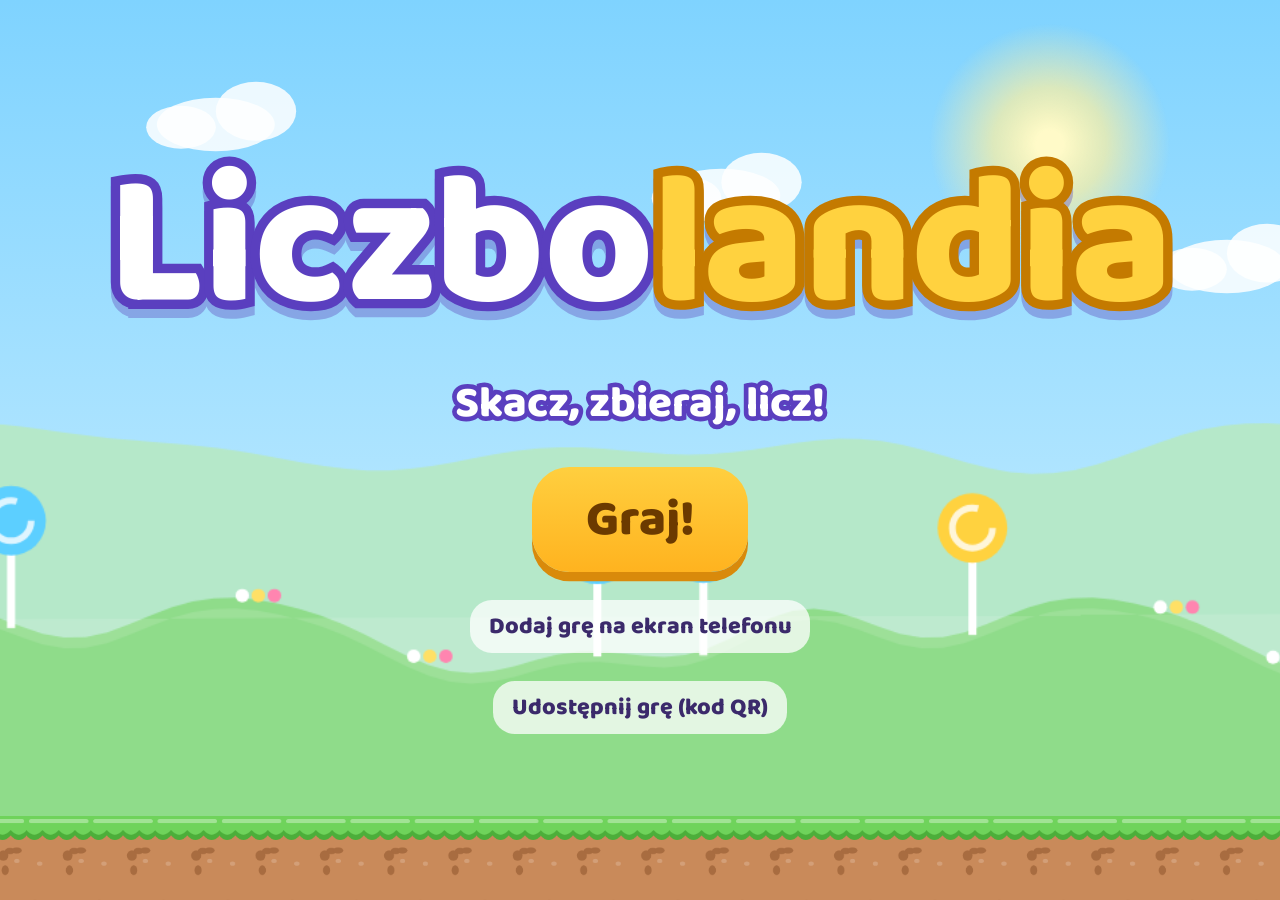
<file: index.html>
<!DOCTYPE html>
<html lang="pl">
<head>
  <meta charset="utf-8">
  <!-- viewport-fit=cover + no user scaling: behaves like a native app, no accidental pinch-zoom mid-jump -->
  <meta name="viewport" content="width=device-width, initial-scale=1, maximum-scale=1, user-scalable=no, viewport-fit=cover">
  <title>Liczbolandia</title>
  <meta name="description" content="Kolorowa platformówka z matematyką dla dzieci.">
  <meta name="theme-color" content="#7a5ce6">
  <meta name="mobile-web-app-capable" content="yes">
  <meta name="apple-mobile-web-app-capable" content="yes">
  <meta name="apple-mobile-web-app-status-bar-style" content="black-translucent">
  <link rel="manifest" href="manifest.webmanifest">
  <link rel="icon" href="icons/icon-192.png">
  <link rel="apple-touch-icon" href="icons/icon-192.png">
  <link rel="stylesheet" href="css/style.css">
</head>
<body>
  <canvas id="game"></canvas>

  <!-- in-game overlay: pause button + touch controls (shown only on touch devices via CSS) -->
  <div id="hud" class="hidden">
    <button id="btn-pause" aria-label="Pauza"><span></span><span></span></button>
    <div id="controls">
      <div id="btn-left" class="ctl" aria-label="W lewo"><svg viewBox="0 0 40 40"><path d="M26 8 L12 20 L26 32" /></svg></div>
      <div id="btn-right" class="ctl" aria-label="W prawo"><svg viewBox="0 0 40 40"><path d="M14 8 L28 20 L14 32" /></svg></div>
      <div id="btn-jump" class="ctl" aria-label="Skok"><svg viewBox="0 0 40 40"><path d="M8 26 L20 12 L32 26" /></svg><b>Skok</b></div>
    </div>
  </div>

  <div id="ui" class="hidden"></div>

  <div id="rotate">
    <div class="phone"></div>
    <p>Obróć telefon poziomo</p>
  </div>

  <div id="loading"><div class="logo small"><span>Liczbo</span><span class="l2">landia</span></div></div>

  <script src="js/util.js"></script>
  <script src="js/data.js"></script>
  <script src="js/mathgen.js"></script>
  <script src="js/save.js"></script>
  <script src="js/audio.js"></script>
  <script src="js/art.js"></script>
  <script src="js/levelgen.js"></script>
  <script src="js/extras.js"></script>
  <script src="js/fun.js"></script>
  <script src="js/pets.js"></script>
  <script src="js/farm.js"></script>
  <script src="js/sky.js"></script>
  <script src="js/rides.js"></script>
  <script src="js/fishing.js"></script>
  <script src="js/treasure.js"></script>
  <script src="js/book.js"></script>
  <script src="js/kitchen.js"></script>
  <script src="js/traders.js"></script>
  <script src="js/gear.js"></script>
  <script src="js/nature.js"></script>
  <script src="js/giants.js"></script>
  <script src="js/bosses.js"></script>
  <script src="js/temples.js"></script>
  <script src="js/build.js"></script>
  <script src="js/stable.js"></script>
  <script src="js/story.js"></script>
  <script src="js/seasons.js"></script>
  <script src="js/villages.js"></script>
  <script src="js/weekly.js"></script>
  <script src="js/tower.js"></script>
  <script src="js/quests.js"></script>
  <script src="js/arcade.js"></script>
  <script src="js/home.js"></script>
  <script src="js/world.js"></script>
  <script src="js/game.js"></script>
  <script src="js/input.js"></script>
  <script src="js/ui.js"></script>
  <script src="js/editor.js"></script>
  <script src="js/main.js"></script>
</body>
</html>
</file>
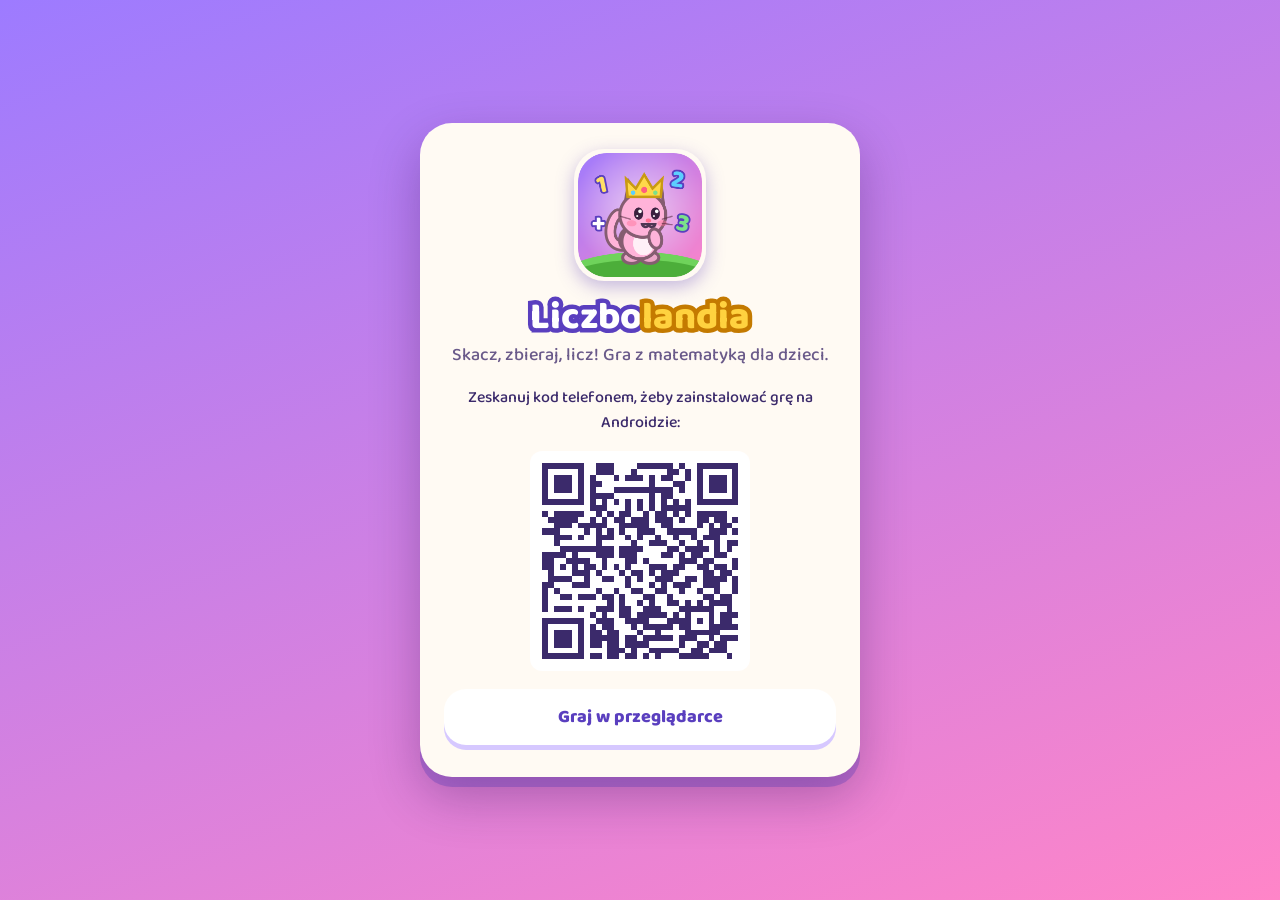
<file: install.html>
<!DOCTYPE html>
<html lang="pl">
<head>
  <meta charset="utf-8">
  <meta name="viewport" content="width=device-width, initial-scale=1, viewport-fit=cover">
  <title>Zainstaluj Liczbolandię</title>
  <meta name="theme-color" content="#7a5ce6">
  <!-- Same manifest + service worker as the game: this page is inside the app's
       scope, so Chrome can offer "install" right here, and the installed icon
       opens the game (start_url "./"), not this page. -->
  <link rel="manifest" href="manifest.webmanifest">
  <link rel="icon" href="icons/icon-192.png">
  <link rel="apple-touch-icon" href="icons/icon-192.png">
  <style>
    @font-face { font-family: 'Baloo 2'; font-weight: 800; src: url(fonts/baloo-2-latin-ext-800-normal.woff2) format('woff2'); unicode-range: U+0100-02AF; }
    @font-face { font-family: 'Baloo 2'; font-weight: 800; src: url(fonts/baloo-2-latin-800-normal.woff2) format('woff2'); unicode-range: U+0000-00FF, U+2000-206F; }
    @font-face { font-family: 'Baloo 2'; font-weight: 500; src: url(fonts/baloo-2-latin-ext-500-normal.woff2) format('woff2'); unicode-range: U+0100-02AF; }
    @font-face { font-family: 'Baloo 2'; font-weight: 500; src: url(fonts/baloo-2-latin-500-normal.woff2) format('woff2'); unicode-range: U+0000-00FF, U+2000-206F; }
    * { box-sizing: border-box; }
    body { margin: 0; min-height: 100vh; font-family: 'Baloo 2', system-ui, sans-serif; color: #3b2a6b; background: linear-gradient(160deg, #9d7bff, #ff85c8); display: flex; align-items: center; justify-content: center; padding: 20px; }
    .card { background: #fffaf3; border-radius: 32px; padding: 26px 24px 22px; max-width: 440px; width: 100%; text-align: center; box-shadow: 0 10px 0 rgba(90,60,180,.35), 0 20px 50px rgba(40,10,80,.3); }
    .icon { width: 132px; height: 132px; border-radius: 30px; box-shadow: 0 6px 18px rgba(90,60,180,.35); }
    h1 { margin: 10px 0 0; font-size: 38px; line-height: 1; font-weight: 800; color: #fff; -webkit-text-stroke: 9px #5a3fbf; paint-order: stroke fill; }
    h1 span { color: #ffd23f; -webkit-text-stroke-color: #c47a00; }
    .tag { margin: 4px 0 16px; font-weight: 500; color: #6a5a8a; font-size: 18px; }
    .btn { display: block; width: 100%; font-family: inherit; font-weight: 800; font-size: 26px; border: none; border-radius: 22px; padding: 14px 18px; cursor: pointer; text-decoration: none; margin: 10px 0; }
    .primary { background: linear-gradient(#ffcf3f, #ffb31f); color: #6b3a00; box-shadow: 0 7px 0 #d98a0b; animation: pulse 1.6s ease-in-out infinite; }
    .primary:active { transform: translateY(5px); box-shadow: 0 2px 0 #d98a0b; }
    .second { background: #fff; color: #5a3fbf; font-size: 18px; box-shadow: 0 5px 0 #d6c8ff; }
    @keyframes pulse { 50% { transform: scale(1.04); } }
    .steps { text-align: left; background: #f3eeff; border-radius: 18px; padding: 12px 16px; margin: 10px 0; font-size: 17px; line-height: 1.35; }
    .steps ol { margin: 4px 0 0; padding-left: 22px; }
    .steps b { color: #5a3fbf; }
    .ok { font-size: 22px; font-weight: 800; color: #2f9a4c; margin: 6px 0; }
    .muted { font-size: 14px; color: #8a7aa8; margin-top: 12px; }
    .qr { width: 220px; height: 220px; image-rendering: pixelated; border-radius: 12px; }
    [hidden] { display: none !important; }
  </style>
</head>
<body>
  <main class="card">
    <img class="icon" src="icons/icon-512.png" alt="">
    <h1>Liczbo<span>landia</span></h1>
    <p class="tag">Skacz, zbieraj, licz! Gra z matematyką dla dzieci.</p>

    <!-- 1) Chrome is ready to install: one big button -->
    <section id="s-ready" hidden>
      <button id="install" class="btn primary">Zainstaluj grę</button>
      <p class="muted">Pojawi się pytanie telefonu - wybierz „Zainstaluj”. Ikonka gry trafi na ekran główny.</p>
    </section>

    <!-- 2) Installed (just now, or earlier) -->
    <section id="s-done" hidden>
      <p class="ok">Gotowe! Gra jest na ekranie telefonu.</p>
      <p>Szukaj ikonki <b>Liczbolandia</b> na ekranie głównym albo w liście aplikacji.</p>
      <a class="btn primary" href="./">Zagraj teraz</a>
    </section>

    <!-- 3) Opened in a browser that can't install (camera app preview, Facebook, Firefox...) -->
    <section id="s-chrome" hidden>
      <p>Żeby zainstalować grę, otwórz tę stronę w <b>Chrome</b>:</p>
      <a id="open-chrome" class="btn primary" href="#">Otwórz w Chrome</a>
    </section>

    <!-- 4) Chrome didn't offer the prompt (yet): manual steps -->
    <section id="s-manual" hidden>
      <div class="steps">
        <b>Instalacja w 2 krokach:</b>
        <ol>
          <li>Dotknij <b>⋮</b> (trzy kropki) w prawym górnym rogu.</li>
          <li>Wybierz <b>„Zainstaluj aplikację”</b> albo <b>„Dodaj do ekranu głównego”</b>.</li>
        </ol>
      </div>
    </section>

    <!-- 5) iPhone / iPad -->
    <section id="s-ios" hidden>
      <div class="steps">
        <b>Na iPhonie / iPadzie (Safari):</b>
        <ol>
          <li>Dotknij <b>Udostępnij</b> (kwadrat ze strzałką).</li>
          <li>Wybierz <b>„Do ekranu początkowego”</b>.</li>
        </ol>
      </div>
    </section>

    <!-- 6) Computer: show the QR to scan with a phone -->
    <section id="s-desktop" hidden>
      <p>Zeskanuj kod telefonem, żeby zainstalować grę na Androidzie:</p>
      <img class="qr" src="qr.png" alt="Kod QR do instalacji gry">
    </section>

    <a class="btn second" href="./">Graj w przeglądarce</a>
  </main>

  <script>
  /*
   * Picks the right path for whoever scanned the QR code:
   *  - already installed app / standalone window -> straight to the "done" state
   *  - Chrome fired beforeinstallprompt          -> one big "Zainstaluj" button
   *  - Android but not a browser that can install -> "Otwórz w Chrome" (intent link)
   *  - Chrome but no prompt after a moment        -> 2-step manual instructions
   *  - iPhone / computer                          -> matching instructions / QR
   * Android always asks the user to confirm an install; a web page cannot
   * skip that, so the goal here is: one tap + that one confirmation.
   */
  (function () {
    const $ = id => document.getElementById(id);
    const show = id => { ['s-ready', 's-done', 's-chrome', 's-manual', 's-ios', 's-desktop'].forEach(s => $(s).hidden = s !== id); };
    const ua = navigator.userAgent;
    const android = /Android/i.test(ua), ios = /iPhone|iPad|iPod/i.test(ua);
    // In-app browsers and webviews (QR/camera previews, Facebook, Instagram...) cannot install apps.
    const webview = /; wv\)|FBAN|FBAV|Instagram|Line\/|MicroMessenger|GSA\//i.test(ua);
    const chromeLike = /Chrome\/\d+/.test(ua) && !/Edg\/|OPR\/|SamsungBrowser|Firefox/i.test(ua) && !webview;
    const samsung = /SamsungBrowser/i.test(ua);
    const standalone = matchMedia('(display-mode: standalone)').matches || matchMedia('(display-mode: fullscreen)').matches;

    if ('serviceWorker' in navigator) navigator.serviceWorker.register('sw.js').catch(() => {});

    // "Open in Chrome" for Android: an intent link hands this exact URL to Chrome.
    const here = location.href.replace(/^https?:\/\//, '');
    $('open-chrome').href = 'intent://' + here + '#Intent;scheme=https;package=com.android.chrome;S.browser_fallback_url=' + encodeURIComponent(location.href) + ';end';

    let deferred = null, decided = false;
    window.addEventListener('beforeinstallprompt', e => {
      e.preventDefault(); deferred = e; decided = true; show('s-ready');
    });
    window.addEventListener('appinstalled', () => { decided = true; show('s-done'); });
    $('install').addEventListener('click', async () => {
      if (!deferred) { show('s-manual'); return; }
      deferred.prompt();
      const choice = await deferred.userChoice;
      deferred = null;
      if (choice.outcome === 'accepted') show('s-done'); else show('s-manual');
    });

    if (standalone) { show('s-done'); return; }
    if (ios) { show('s-ios'); return; }
    if (!android) { show('s-desktop'); /* desktop Chrome may still fire the prompt and switch to the button */ return; }
    if (webview || (!chromeLike && !samsung)) { show('s-chrome'); return; }

    // Chrome / Samsung Internet on Android: wait briefly for the install prompt.
    // If it doesn't come, the game may already be installed - ask Chrome.
    setTimeout(async () => {
      if (decided) return;
      try {
        const apps = navigator.getInstalledRelatedApps ? await navigator.getInstalledRelatedApps() : [];
        if (apps && apps.length) { show('s-done'); return; }
      } catch (e) { /* not supported - fall through */ }
      // Samsung Internet's menu differs from Chrome's - send those users to Chrome instead
      if (!decided) show(samsung ? 's-chrome' : 's-manual');
    }, 2500);
  })();
  </script>
</body>
</html>
</file>
<file: css/style.css>
/*
 * style.css - menus, buttons, touch controls.
 *
 * Designed for a phone held sideways (often only ~360-420px tall), so sizes
 * use clamp() with vh units and every screen scrolls if it has to.
 */
@font-face { font-family: 'Baloo 2'; font-weight: 500; font-display: swap; src: url(../fonts/baloo-2-latin-ext-500-normal.woff2) format('woff2'); unicode-range: U+0100-02AF, U+0304, U+0308, U+0329, U+1E00-1E9F, U+1EF2-1EFF, U+2020, U+20A0-20AB, U+20AD-20C0, U+2113, U+2C60-2C7F, U+A720-A7FF; }
@font-face { font-family: 'Baloo 2'; font-weight: 500; font-display: swap; src: url(../fonts/baloo-2-latin-500-normal.woff2) format('woff2'); unicode-range: U+0000-00FF, U+0131, U+0152-0153, U+02BB-02BC, U+02C6, U+02DA, U+02DC, U+0304, U+0308, U+0329, U+2000-206F, U+20AC, U+2122, U+2191, U+2193, U+2212, U+2215, U+FEFF, U+FFFD; }
@font-face { font-family: 'Baloo 2'; font-weight: 700; font-display: swap; src: url(../fonts/baloo-2-latin-ext-700-normal.woff2) format('woff2'); unicode-range: U+0100-02AF, U+0304, U+0308, U+0329, U+1E00-1E9F, U+1EF2-1EFF, U+2020, U+20A0-20AB, U+20AD-20C0, U+2113, U+2C60-2C7F, U+A720-A7FF; }
@font-face { font-family: 'Baloo 2'; font-weight: 700; font-display: swap; src: url(../fonts/baloo-2-latin-700-normal.woff2) format('woff2'); unicode-range: U+0000-00FF, U+0131, U+0152-0153, U+02BB-02BC, U+02C6, U+02DA, U+02DC, U+0304, U+0308, U+0329, U+2000-206F, U+20AC, U+2122, U+2191, U+2193, U+2212, U+2215, U+FEFF, U+FFFD; }
@font-face { font-family: 'Baloo 2'; font-weight: 800; font-display: swap; src: url(../fonts/baloo-2-latin-ext-800-normal.woff2) format('woff2'); unicode-range: U+0100-02AF, U+0304, U+0308, U+0329, U+1E00-1E9F, U+1EF2-1EFF, U+2020, U+20A0-20AB, U+20AD-20C0, U+2113, U+2C60-2C7F, U+A720-A7FF; }
@font-face { font-family: 'Baloo 2'; font-weight: 800; font-display: swap; src: url(../fonts/baloo-2-latin-800-normal.woff2) format('woff2'); unicode-range: U+0000-00FF, U+0131, U+0152-0153, U+02BB-02BC, U+02C6, U+02DA, U+02DC, U+0304, U+0308, U+0329, U+2000-206F, U+20AC, U+2122, U+2191, U+2193, U+2212, U+2215, U+FEFF, U+FFFD; }

:root {
  --purple: #7a5ce6; --purple-d: #5a3fbf; --pink: #ff6fae; --pink-d: #d9458a;
  --blue: #3aa8e0; --blue-d: #2780b0; --green: #4cc36a; --green-d: #2f9a4c;
  --yellow: #ffd23f; --ink: #3b2a6b; --paper: #fffaf3;
}
* { box-sizing: border-box; -webkit-tap-highlight-color: transparent; }
html, body { margin: 0; height: 100%; overflow: hidden; background: #7fd3ff; font-family: 'Baloo 2', 'Trebuchet MS', system-ui, sans-serif; color: var(--ink); user-select: none; -webkit-user-select: none; touch-action: manipulation; }
canvas#game { position: fixed; inset: 0; display: block; }
.hidden { display: none !important; }

/* ---------- screens ---------- */
/* --uiz is set by main.js from the screen size (1 on phones, up to 1.7 on tablets/laptops) */
#ui, .modal-back { zoom: var(--uiz, 1); }
/* in-game buttons grow less than menus (--hudz caps at 1.35) so thumbs still reach them on a tablet */
#btn-pause, .ctl { zoom: var(--hudz, 1); }
#ui { position: fixed; inset: 0; overflow-y: auto; -webkit-overflow-scrolling: touch; z-index: 5; }
.screen { min-height: 100%; padding: max(10px, env(safe-area-inset-top)) max(14px, env(safe-area-inset-right)) 18px max(14px, env(safe-area-inset-left)); display: flex; flex-direction: column; align-items: center; background: rgba(255, 255, 255, 0.28); }
.topbar { width: 100%; max-width: 1100px; display: flex; align-items: center; justify-content: space-between; gap: 10px; margin-bottom: 8px; }
.topbar h1 { margin: 0; font-size: clamp(22px, 6vh, 36px); color: #fff; -webkit-text-stroke: 7px var(--purple-d); paint-order: stroke fill; text-shadow: 0 4px 0 rgba(90, 60, 180, .35); text-align: center; flex: 1; line-height: 1.1; }
.who, .wallet { background: rgba(255,255,255,.9); border-radius: 999px; padding: 4px 14px; font-weight: 700; font-size: clamp(14px, 3.6vh, 20px); display: flex; align-items: center; gap: 4px; white-space: nowrap; }
.panel { width: 100%; max-width: 760px; background: var(--paper); border-radius: 24px; padding: 16px 20px; box-shadow: 0 6px 0 rgba(90,60,180,.25), 0 10px 30px rgba(60,20,90,.2); }
.panel label, .panel h3 { display: block; font-weight: 800; margin: 10px 0 6px; font-size: 18px; }
.panel h3 { color: var(--purple); font-size: 20px; margin-top: 16px; }
.note { font-size: 14px; color: #7a6a9a; margin: 8px 0; line-height: 1.3; }
.center { text-align: center; background: rgba(255,255,255,.8); padding: 6px 14px; border-radius: 14px; }
.row { display: flex; gap: 10px; justify-content: center; align-items: center; margin-top: 10px; }
.row.wrap { flex-wrap: wrap; justify-content: flex-start; }
.col { display: flex; flex-direction: column; gap: 10px; align-items: stretch; }

/* ---------- buttons ---------- */
.btn { font-family: inherit; font-weight: 800; border: none; cursor: pointer; border-radius: 18px; padding: 8px 18px; font-size: 18px; color: var(--ink); background: #fff; box-shadow: 0 5px 0 #c9bde8; transition: transform .08s, box-shadow .08s; white-space: nowrap; }
.btn:active { transform: translateY(4px); box-shadow: 0 1px 0 #c9bde8; }
.btn.small { font-size: 15px; padding: 5px 12px; border-radius: 14px; box-shadow: 0 4px 0 #c9bde8; }
.btn.mid { font-size: 18px; padding: 8px 18px; }
.btn.big { font-size: clamp(22px, 6vh, 32px); padding: 8px 34px; border-radius: 24px; }
.btn.primary { background: linear-gradient(#ffcf3f, #ffb31f); color: #6b3a00; box-shadow: 0 6px 0 #d98a0b; }
.btn.primary:active { box-shadow: 0 2px 0 #d98a0b; }
.btn.pink { background: linear-gradient(#ff8fc3, var(--pink)); color: #fff; box-shadow: 0 6px 0 var(--pink-d); text-shadow: 0 2px 0 rgba(0,0,0,.15); }
.btn.blue { background: linear-gradient(#6cc6f5, var(--blue)); color: #fff; box-shadow: 0 5px 0 var(--blue-d); }
.btn.gold { background: linear-gradient(#ffe680, #ffc93f); color: #6b3a00; box-shadow: 0 5px 0 #d99a00; }
.price.star { background: #fff0b3; color: #8a5a00; }
.album { display: grid; grid-template-columns: repeat(auto-fill, minmax(96px, 1fr)); gap: 10px; width: 100%; max-width: 1000px; margin-top: 10px; }
.sticker { background: rgba(255,255,255,.55); border: 3px dashed #c9b8ff; border-radius: 16px; padding: 6px; text-align: center; min-height: 110px; display: flex; flex-direction: column; align-items: center; justify-content: center; }
.sticker.got { background: #fffaf3; border: 3px solid #ffd23f; box-shadow: 0 4px 0 rgba(90,60,180,.2); }
.qmark { font-size: 44px; font-weight: 800; color: #c9b8ff; line-height: 75px; }
.sname { font-size: 13px; font-weight: 800; }
.reveal { animation: pop .5s cubic-bezier(.3,1.8,.5,1); }
.wcard.bonus { box-shadow: 0 0 0 4px #ffd23f, 0 6px 0 rgba(60,30,120,.3); }
.btn.green { background: linear-gradient(#7fdc93, var(--green)); color: #fff; box-shadow: 0 5px 0 var(--green-d); }
.btn.ghost { background: rgba(255,255,255,.75); box-shadow: none; }
.btn.on { background: linear-gradient(#7fdc93, var(--green)); color: #fff; box-shadow: 0 4px 0 var(--green-d); }
.pulse { animation: pulse 1.6s ease-in-out infinite; }
@keyframes pulse { 50% { transform: scale(1.07); } }
.shake { animation: shake .4s; }
@keyframes shake { 20%, 60% { transform: translateX(-8px); } 40%, 80% { transform: translateX(8px); } }

/* ---------- title ---------- */
.title { justify-content: center; gap: 2vh; background: none; }
.logo { font-size: clamp(48px, 17vh, 120px); font-weight: 800; line-height: 1; letter-spacing: -1px; filter: drop-shadow(0 6px 0 rgba(90,60,180,.35)); }
.logo span { color: #fff; -webkit-text-stroke: 12px var(--purple-d); paint-order: stroke fill; }
.logo .l2 { color: var(--yellow); -webkit-text-stroke: 12px #c47a00; display: inline-block; animation: bob 2s ease-in-out infinite; }
.logo.small { font-size: 56px; }
@keyframes bob { 50% { transform: translateY(-8px) rotate(-2deg); } }
.tag { margin: 0; font-size: clamp(18px, 5vh, 28px); font-weight: 800; color: #fff; -webkit-text-stroke: 6px var(--purple-d); paint-order: stroke fill; }

/* ---------- profiles ---------- */
.pgrid { display: flex; flex-wrap: wrap; gap: 14px; justify-content: center; max-width: 1000px; }
.pcard { position: relative; width: 170px; background: var(--paper); border-radius: 22px; padding: 8px 10px 12px; text-align: center; cursor: pointer; box-shadow: 0 6px 0 rgba(90,60,180,.3); transition: transform .1s; }
.pcard:active { transform: scale(.96); }
.pname { font-size: 22px; font-weight: 800; }
.pmeta { font-size: 15px; display: flex; align-items: center; justify-content: center; gap: 2px; }
.pcard.add { display: flex; flex-direction: column; justify-content: center; min-height: 170px; background: rgba(255,255,255,.7); border: 3px dashed var(--purple); }
.plus { font-size: 60px; font-weight: 800; color: var(--purple); line-height: 1; }
.del { position: absolute; top: 6px; right: 8px; width: 28px; height: 28px; border-radius: 50%; border: none; background: #ffe0ea; color: #d9458a; font-size: 20px; font-weight: 800; cursor: pointer; line-height: 1; }
input.name { font-family: inherit; font-size: 24px; font-weight: 700; padding: 8px 16px; border-radius: 16px; border: 3px solid #d6c8ff; width: 100%; max-width: 360px; color: var(--ink); outline: none; user-select: text; -webkit-user-select: text; }
input.name:focus { border-color: var(--purple); }
.levels { display: flex; gap: 10px; flex-wrap: wrap; }
.lvlcard { flex: 1 1 150px; background: #fff; border: 3px solid #e6dcff; border-radius: 18px; padding: 8px 12px; cursor: pointer; }
.lvlcard.sel { border-color: var(--purple); background: #f3eeff; box-shadow: 0 0 0 3px rgba(122,92,230,.2); }
.lvlname { font-weight: 800; font-size: 20px; color: var(--purple); }
.lvlage { font-size: 14px; font-weight: 700; color: var(--pink-d); }
.lvlnote { font-size: 12px; color: #7a6a9a; }
.lvlrew { margin-top: 4px; font-size: 14px; font-weight: 700; color: #8a5a00; background: #fff4c9; border-radius: 999px; display: inline-block; padding: 0 10px; }
.lvlrew b { font-size: 17px; color: #c47a00; }
.lvldesc { font-size: 14px; line-height: 1.2; }

/* ---------- hub ---------- */
.hub .hubmain { display: flex; gap: 4vw; align-items: center; justify-content: center; flex: 1; flex-wrap: wrap; }
.hero { background: radial-gradient(circle, rgba(255,255,255,.85), rgba(255,255,255,0) 70%); border-radius: 50%; }
.hubbtns { display: flex; flex-direction: column; gap: 14px; align-items: stretch; min-width: 260px; }

/* ---------- worlds / levels ---------- */
.wgrid { display: grid; grid-template-columns: repeat(auto-fill, minmax(180px, 1fr)); gap: 14px; width: 100%; max-width: 1100px; }
.wcard { position: relative; height: clamp(120px, 34vh, 170px); border-radius: 22px; padding: 10px 14px; overflow: hidden; cursor: pointer; box-shadow: 0 6px 0 rgba(60,30,120,.3); transition: transform .1s; color: #fff; }
.wcard:active { transform: scale(.97); }
.wcard.locked { filter: grayscale(.8) brightness(.9); }
.wnum { font-weight: 800; font-size: 14px; opacity: .9; text-shadow: 0 1px 2px rgba(0,0,0,.3); }
.wname { font-weight: 800; font-size: 22px; line-height: 1.1; text-shadow: 0 2px 0 rgba(0,0,0,.25); }
.wsub { font-size: 14px; text-shadow: 0 1px 2px rgba(0,0,0,.35); }
.wground { position: absolute; left: 0; right: 0; bottom: 0; height: 28%; }
.wstars { position: absolute; right: 10px; bottom: 8px; background: rgba(255,255,255,.92); color: var(--ink); border-radius: 999px; padding: 2px 10px; font-weight: 800; display: flex; align-items: center; gap: 3px; }
.lpath { display: flex; gap: clamp(10px, 3vw, 30px); align-items: center; justify-content: center; flex-wrap: wrap; margin: 3vh 0; flex: 1; }
.lnode { position: relative; width: clamp(96px, 26vh, 130px); height: clamp(96px, 26vh, 130px); border-radius: 50%; background: radial-gradient(circle at 35% 30%, #fff, #e8deff); box-shadow: 0 7px 0 var(--purple-d), 0 10px 20px rgba(0,0,0,.2); display: flex; flex-direction: column; align-items: center; justify-content: center; cursor: pointer; transition: transform .1s; }
.lnode:active { transform: scale(.94); }
.lnode.done { background: radial-gradient(circle at 35% 30%, #fff, #c9f5d3); box-shadow: 0 7px 0 var(--green-d), 0 10px 20px rgba(0,0,0,.2); }
.lnode.boss { background: radial-gradient(circle at 35% 30%, #fff, #ffc9dd); box-shadow: 0 7px 0 var(--pink-d), 0 10px 20px rgba(0,0,0,.2); }
.lnode.locked { filter: grayscale(1); opacity: .7; }
.lnum { font-size: clamp(30px, 9vh, 44px); font-weight: 800; line-height: 1; color: var(--purple); }
.lnode.boss .lnum { font-size: 24px; color: var(--pink-d); }
.lbossname { font-size: 13px; font-weight: 700; text-align: center; padding: 0 6px; line-height: 1.1; }
.lstars { display: flex; gap: 1px; }
.ltheme { font-size: 11px; font-weight: 700; color: #6a5a8a; text-align: center; line-height: 1.05; padding: 0 8px; margin-top: 2px; }
.lock { position: absolute; top: -6px; right: -4px; font-size: 26px; }

/* ---------- icons ---------- */
.coin-ico { display: inline-block; width: 1em; height: 1em; border-radius: 50%; background: radial-gradient(circle at 40% 35%, #fff2a8, #ffd23f 45%, #e0a000); border: 2px solid #c47a00; vertical-align: -0.15em; }
.star-ico { display: inline-block; width: 1.1em; height: 1.1em; background: #ffd23f; clip-path: polygon(50% 0, 61% 35%, 98% 35%, 68% 57%, 79% 91%, 50% 70%, 21% 91%, 32% 57%, 2% 35%, 39% 35%); vertical-align: -0.18em; }
.star-ico.off { background: #d6cfe6; }

/* ---------- shop ---------- */
.tabs { display: flex; gap: 6px; margin-bottom: 8px; flex-wrap: wrap; justify-content: center; }
.tab { font-family: inherit; font-weight: 800; font-size: 17px; border: none; border-radius: 14px; padding: 5px 16px; background: rgba(255,255,255,.7); color: var(--ink); cursor: pointer; }
.tab.on { background: var(--purple); color: #fff; box-shadow: 0 4px 0 var(--purple-d); }
.shopbody { display: flex; gap: 14px; width: 100%; max-width: 1100px; align-items: flex-start; }
.bigpreview { position: sticky; top: 0; background: radial-gradient(circle, #fff, rgba(255,255,255,.4) 70%); border-radius: 24px; padding: 6px; text-align: center; flex: 0 0 auto; }
.cname { font-weight: 800; font-size: 18px; }
.igrid { flex: 1; display: grid; grid-template-columns: repeat(auto-fill, minmax(118px, 1fr)); gap: 10px; }
.item { position: relative; background: var(--paper); border-radius: 18px; padding: 6px; text-align: center; cursor: pointer; box-shadow: 0 5px 0 rgba(90,60,180,.2); border: 3px solid transparent; }
.item.eq { border-color: var(--green); background: #effcf1; }
.item.locked { opacity: .8; }
.item.promo { border-color: var(--pink); }
.promo-tag { position: absolute; top: -8px; left: 50%; transform: translateX(-50%) rotate(-4deg); background: var(--pink); color: #fff; font-size: 12px; font-weight: 800; padding: 1px 8px; border-radius: 8px; }
.iname { font-weight: 800; font-size: 15px; line-height: 1.1; }
.isub { font-size: 12px; color: #7a6a9a; }
.iact { font-size: 14px; font-weight: 700; margin-top: 3px; color: var(--purple); }
.price { display: inline-flex; align-items: center; gap: 3px; background: #fff4c9; border-radius: 999px; padding: 0 8px; color: #8a5a00; }
.price s { color: #c47a00; }
.preview { display: block; margin: 0 auto; }

/* ---------- badges / stats ---------- */
.bgrid { display: grid; grid-template-columns: repeat(auto-fill, minmax(160px, 1fr)); gap: 10px; width: 100%; max-width: 1000px; }
.badge { background: rgba(255,255,255,.6); border-radius: 18px; padding: 10px; text-align: center; filter: grayscale(.7); }
.badge.got { background: var(--paper); filter: none; box-shadow: 0 5px 0 rgba(90,60,180,.2); }
.bico { font-size: 34px; }
.bname { font-weight: 800; font-size: 17px; }
.bdesc { font-size: 13px; }
.brew { font-size: 12px; color: var(--pink-d); font-weight: 700; }
.statrow { display: grid; grid-template-columns: repeat(4, 1fr); gap: 8px; }
.stat { background: #f3eeff; border-radius: 16px; padding: 8px; text-align: center; }
.stat b { display: block; font-size: 30px; color: var(--purple); line-height: 1; }
.stat span { font-size: 13px; }
.bar { height: 18px; background: #eee6ff; border-radius: 999px; overflow: hidden; }
.bar.small { height: 12px; flex: 1; }
.fill { height: 100%; background: linear-gradient(90deg, var(--pink), var(--purple)); border-radius: 999px; }
.topics { display: flex; flex-direction: column; gap: 6px; }
.topic { display: flex; align-items: center; gap: 10px; }
.tn { width: 150px; font-weight: 700; font-size: 15px; }
.tv { width: 60px; text-align: right; font-size: 14px; }
.setrow { display: flex; align-items: center; gap: 14px; }
.setrow span { width: 80px; font-weight: 700; }
.setrow input { flex: 1; accent-color: var(--purple); }
textarea.code { width: 100%; height: 90px; font-family: monospace; font-size: 11px; border-radius: 12px; border: 2px solid #d6c8ff; padding: 8px; user-select: text; -webkit-user-select: text; }

/* ---------- modal ---------- */
.modal-back { position: fixed; inset: 0; background: rgba(40,20,80,.45); display: flex; align-items: center; justify-content: center; z-index: 30; padding: 10px; animation: fadein .2s; }
.modal { background: var(--paper); border-radius: 26px; padding: 14px 22px 18px; max-width: 560px; width: 100%; max-height: 100%; overflow-y: auto; text-align: center; box-shadow: 0 8px 0 rgba(90,60,180,.3); animation: pop .3s cubic-bezier(.3,1.6,.5,1); }
.modal h2 { margin: 2px 0 6px; font-size: 28px; color: var(--purple); line-height: 1.1; }
.modal h2.win { font-size: 34px; color: var(--pink-d); }
.modal p { margin: 6px 0; font-size: 18px; line-height: 1.3; }
.modal p.q { font-size: 24px; font-weight: 800; }
.answers .ans { font-size: 26px; min-width: 90px; }
@keyframes pop { from { transform: scale(.6); opacity: 0; } }
@keyframes fadein { from { opacity: 0; } }
.bigstars { display: flex; justify-content: center; gap: 10px; margin: 4px 0; }
.bigstar { width: 58px; height: 58px; background: #ddd4ee; clip-path: polygon(50% 0, 61% 35%, 98% 35%, 68% 57%, 79% 91%, 50% 70%, 21% 91%, 32% 57%, 2% 35%, 39% 35%); }
.bigstar.got { background: linear-gradient(#ffe680, #ffb31f); animation: starpop .5s cubic-bezier(.3,1.8,.5,1) both; }
@keyframes starpop { from { transform: scale(0) rotate(-90deg); } }
.results { display: flex; justify-content: center; gap: 18px; font-size: 18px; flex-wrap: wrap; }
.results div { display: flex; align-items: center; gap: 4px; }
.results .bonus { color: #c47a00; }
.unlock { background: #fff4c9; border-radius: 14px; padding: 6px; margin: 6px 0; font-size: 17px; }
.badge-big { font-size: 56px; }
.center-row { justify-content: center; }
.qrimg { width: min(240px, 46vh); height: min(240px, 46vh); image-rendering: pixelated; display: block; margin: 6px auto; border-radius: 10px; }

/* ---------- in-game HUD ---------- */
#hud { position: fixed; inset: 0; z-index: 4; pointer-events: none; }
#btn-pause { pointer-events: auto; position: absolute; top: max(10px, env(safe-area-inset-top)); right: max(12px, env(safe-area-inset-right)); width: 48px; height: 48px; border-radius: 16px; border: none; background: rgba(255,255,255,.85); box-shadow: 0 4px 0 rgba(90,60,180,.35); display: flex; gap: 6px; align-items: center; justify-content: center; cursor: pointer; }
#btn-pause span { width: 7px; height: 20px; border-radius: 3px; background: var(--purple); }
#controls { display: none; }
body.touch #controls { display: block; }
.ctl { pointer-events: auto; position: absolute; bottom: max(16px, env(safe-area-inset-bottom)); width: clamp(64px, 19vh, 92px); height: clamp(64px, 19vh, 92px); border-radius: 50%; background: rgba(255,255,255,.45); border: 3px solid rgba(255,255,255,.85); box-shadow: 0 4px 12px rgba(40,20,80,.2); display: flex; align-items: center; justify-content: center; flex-direction: column; touch-action: none; }
.ctl svg { width: 50%; height: 50%; }
.ctl path { fill: none; stroke: #fff; stroke-width: 6; stroke-linecap: round; stroke-linejoin: round; filter: drop-shadow(0 2px 0 rgba(90,60,180,.5)); }
.ctl.on { background: rgba(255,210,63,.75); transform: scale(.94); }
#btn-left { left: max(18px, env(safe-area-inset-left)); }
#btn-right { left: calc(max(18px, env(safe-area-inset-left)) + clamp(76px, 22vh, 108px)); }
#btn-jump { right: max(22px, env(safe-area-inset-right)); width: clamp(84px, 25vh, 120px); height: clamp(84px, 25vh, 120px); background: rgba(255,111,174,.5); }
#btn-jump b { color: #fff; font-size: 14px; margin-top: -6px; text-shadow: 0 1px 0 rgba(90,60,180,.5); }

/* ---------- portrait warning (phones only) ---------- */
#rotate { display: none; }
@media (orientation: portrait) and (pointer: coarse) {
  #rotate { display: flex; position: fixed; inset: 0; z-index: 50; background: linear-gradient(#9d7bff, #ff85b0); color: #fff; flex-direction: column; align-items: center; justify-content: center; font-size: 26px; font-weight: 800; text-align: center; }
  #rotate .phone { width: 60px; height: 100px; border: 6px solid #fff; border-radius: 14px; animation: rot 2s ease-in-out infinite; }
}
@keyframes rot { 40%, 100% { transform: rotate(-90deg); } }

#loading { position: fixed; inset: 0; z-index: 60; background: linear-gradient(#7fd3ff, #d9f4ff); display: flex; align-items: center; justify-content: center; }
@media (max-height: 420px) {
  .modal h2 { font-size: 22px; } .modal p { font-size: 16px; } .modal p.q { font-size: 20px; } .bigstar { width: 44px; height: 44px; }
  .hubbtns { gap: 10px; } .panel { padding: 10px 14px; }
}

/* Short landscape phones: a two-line world name plus the subtitle ran under
   the star badge, so drop the subtitle and shrink the name a little. */
@media (max-height: 480px) {
  .wsub { display: none; }
  .wname { font-size: 19px; }
}

/* ---------- daily level, medals, night worlds, Pracownia ---------- */
.btn.orange { background: linear-gradient(#ffb877, #ff8f3d); color: #fff; box-shadow: 0 5px 0 #c9621c; text-shadow: 0 2px 0 rgba(0,0,0,.15); }
.btn.purple { background: linear-gradient(#b8a0ff, var(--purple)); color: #fff; box-shadow: 0 5px 0 var(--purple-d); text-shadow: 0 2px 0 rgba(0,0,0,.15); }
.btn.night { background: linear-gradient(#5a4aa0, #2d2470); color: #fff; box-shadow: 0 4px 0 #1a1446; }
.streak { background: rgba(255,255,255,.3); border-radius: 10px; padding: 0 6px; font-size: .8em; }
.hubbtns .row .btn { flex: 1; }
.lmedals { display: flex; gap: 2px; margin-top: 2px; }
.medal { width: 20px; height: 20px; border-radius: 50%; display: inline-flex; align-items: center; justify-content: center; font-size: 11px; background: rgba(90,60,140,.12); color: rgba(90,60,140,.35); }
.medal.got { background: linear-gradient(#ffe680, #ffc21a); color: #8a4a00; box-shadow: 0 1px 0 #c99a00; }
.lnode.night { background: radial-gradient(circle at 35% 30%, #6a5aa8, #2d2470); box-shadow: 0 7px 0 #120e38, 0 10px 20px rgba(0,0,0,.3); }
.lnode.night .lnum, .lnode.night .lbossname { color: #fff6c9; }
.lnode.night.done { background: radial-gradient(circle at 35% 30%, #8a7ad0, #4a3aa0); }
.nightscreen .note { background: rgba(20,14,56,.72); color: #fff6c9; }
.medalrow { display: flex; gap: 8px; justify-content: center; margin: 6px 0; flex-wrap: wrap; }
.medalbig { display: flex; flex-direction: column; align-items: center; min-width: 92px; padding: 6px 8px; border-radius: 14px; background: #f1ecff; color: #8a7aa8; font-size: 12px; font-weight: 700; }
.medalbig .mi { font-size: 22px; width: 36px; height: 36px; border-radius: 50%; display: flex; align-items: center; justify-content: center; background: rgba(90,60,140,.1); }
.medalbig .mv { font-size: 13px; color: #5a3a8a; }
.medalbig.got { background: #fff4c8; color: #8a5a00; }
.medalbig.got .mi { background: linear-gradient(#ffe680, #ffc21a); box-shadow: 0 2px 0 #c99a00; }
.medalbig.new { animation: medalpop .5s ease-out; box-shadow: 0 0 0 3px #ffd23f; }
@keyframes medalpop { 0% { transform: scale(.6); } 70% { transform: scale(1.12); } 100% { transform: scale(1); } }
.dailybox { background: #fff1e6; border-radius: 14px; padding: 8px 12px; margin: 6px 0; font-weight: 700; color: #8a4a1c; text-align: center; }
.dailybox.ok { background: #e3f9e8; color: #2f7a3f; }
.dailyworld { border-radius: 14px; padding: 10px; color: #fff; text-shadow: 0 2px 3px rgba(40,20,80,.6), 0 0 8px rgba(40,20,80,.35); text-align: center; font-size: 18px; margin: 6px 0; }
.nightmsg { background: #2d2470; color: #fff6c9; border-radius: 12px; padding: 6px 10px; }
.wsgrid { display: grid; grid-template-columns: repeat(auto-fill, minmax(200px, 1fr)); gap: 12px; padding: 4px; }
.wslot { border-radius: 18px; padding: 10px 12px; color: #fff; box-shadow: 0 5px 0 rgba(60,30,120,.3); min-height: 104px; display: flex; flex-direction: column; justify-content: space-between; }
.wslot.new { background: rgba(255,255,255,.75); color: var(--purple-d); align-items: center; justify-content: center; cursor: pointer; }
.wslot .plus { font-size: 40px; font-weight: 800; line-height: 1; }
.wsname { font-weight: 800; font-size: 19px; text-shadow: 0 2px 0 rgba(0,0,0,.2); }
.wslot.new .wsname { text-shadow: none; }
.wsmeta { font-size: 12px; text-shadow: 0 1px 2px rgba(0,0,0,.4); margin-bottom: 6px; }
.wslot .row { gap: 6px; flex-wrap: wrap; justify-content: flex-start; }
textarea.code { width: 100%; font: 13px monospace; border-radius: 12px; border: 2px solid #d9ccff; padding: 8px; box-sizing: border-box; word-break: break-all; }
textarea.code.copied { border-color: var(--green); }
/* editor: full screen, canvas in the middle, tools at the bottom */
.editor { position: fixed; inset: 0; display: flex; flex-direction: column; background: #efe8ff; z-index: 5; }
.edtop { display: flex; gap: 6px; align-items: center; padding: 6px 8px; padding-left: max(8px, env(safe-area-inset-left)); background: #fff; box-shadow: 0 2px 6px rgba(60,30,120,.15); flex-wrap: nowrap; overflow-x: auto; }
.edtop .btn { white-space: nowrap; }
.edname { flex: 1; min-width: 90px; font: 700 16px "Baloo 2", sans-serif; border: 2px solid #d9ccff; border-radius: 10px; padding: 3px 8px; }
.edmain { position: relative; flex: 1; min-height: 0; }
.edcanvas { position: absolute; inset: 0; width: 100%; height: 100%; touch-action: none; display: block; }
.edscroll { position: absolute; bottom: 8px; width: 46px; height: 46px; border-radius: 50%; border: 0; background: rgba(255,255,255,.85); color: var(--purple-d); font-size: 20px; font-weight: 800; box-shadow: 0 3px 0 rgba(60,30,120,.3); }
.edscroll.left { left: 8px; } .edscroll.right { right: 8px; }
.edtoast { position: absolute; top: 8px; left: 50%; transform: translateX(-50%); background: rgba(58,36,110,.88); color: #fff; font-weight: 700; padding: 5px 14px; border-radius: 14px; opacity: 0; transition: opacity .25s; pointer-events: none; white-space: nowrap; }
.edtoast.on { opacity: 1; }
.edtools { display: flex; gap: 4px; overflow-x: auto; padding: 5px 6px; background: #fff; box-shadow: 0 -2px 6px rgba(60,30,120,.15); }
.edtool { flex: 0 0 auto; width: 58px; border: 0; border-radius: 12px; background: #f4f0ff; display: flex; flex-direction: column; align-items: center; padding: 3px 2px; font: 700 10px "Baloo 2", sans-serif; color: #5a3a8a; }
.edtool canvas { width: 36px; height: 36px; }
.edtool.sel { background: #ffe680; box-shadow: inset 0 0 0 2px #e0a000; }
.edworlds { display: grid; grid-template-columns: repeat(auto-fill, minmax(140px, 1fr)); gap: 8px; }
.edworld { border: 0; border-radius: 12px; padding: 12px 8px; color: #fff; font: 800 15px "Baloo 2", sans-serif; text-shadow: 0 2px 0 rgba(0,0,0,.25); }

/* ---------- Mój domek ---------- */
.hubbtns .bigrow { gap: 10px; }
.hubbtns .bigrow .btn { flex: 1; }
#sbbar { position: absolute; top: calc(10px * var(--hudz, 1)); right: calc(74px * var(--hudz, 1)); display: flex; gap: calc(8px * var(--hudz, 1)); pointer-events: none; }
.sbbtn { height: calc(46px * var(--hudz, 1)); padding: 0 calc(12px * var(--hudz, 1)); border: 0; border-radius: 16px; background: rgba(255,255,255,.9); color: var(--purple-d); font: 800 calc(17px * var(--hudz, 1)) "Baloo 2", sans-serif; box-shadow: 0 4px 0 rgba(60,30,120,.3); pointer-events: auto; white-space: nowrap; }
.sbbtn:active { transform: translateY(2px); box-shadow: 0 2px 0 rgba(60,30,120,.3); }
.decolayer { position: fixed; inset: 0; z-index: 6; display: flex; flex-direction: column; justify-content: space-between; touch-action: none; }
.decotop { display: flex; gap: 8px; align-items: center; padding: 6px 8px; background: rgba(255,255,255,.95); box-shadow: 0 2px 6px rgba(60,30,120,.2); overflow-x: auto; }
.decotabs { display: flex; gap: 4px; flex: 1; }
.decotabs .tab { white-space: nowrap; border: 0; border-radius: 12px; padding: 5px 10px; font: 700 14px "Baloo 2", sans-serif; background: #f1ecff; color: #5a3a8a; }
.decotabs .tab.on { background: var(--purple); color: #fff; }
.decocoins { font-weight: 800; color: #6b3a00; white-space: nowrap; }
.decohint { align-self: flex-start; margin-left: 12px; max-width: 45vw; background: rgba(58,36,110,.85); color: #fff; font-weight: 700; padding: 5px 14px; border-radius: 14px; opacity: 0; transition: opacity .2s; pointer-events: none; margin-top: 6px; }
.decohint.on { opacity: 1; }
.decomain { flex: 1; min-height: 0; display: flex; align-items: stretch; justify-content: space-between; }
.decobar { width: min(250px, 34vw); display: grid; grid-template-columns: repeat(auto-fill, minmax(76px, 1fr)); align-content: start; gap: 6px; overflow-y: auto; padding: 6px; background: rgba(255,255,255,.95); box-shadow: -2px 0 6px rgba(60,30,120,.2); }
.decoitem { width: auto; border: 0; border-radius: 12px; background: #f4f0ff; display: flex; flex-direction: column; align-items: center; padding: 4px; font: 700 11px "Baloo 2", sans-serif; color: #5a3a8a; line-height: 1.1; text-align: center; }
.decoitem canvas { width: 60px; height: 48px; }
.decoitem .sub { color: #8a5a00; margin-top: 2px; }
.decoitem.sel { background: #ffe680; box-shadow: inset 0 0 0 2px #e0a000; }
.decoitem.dim { opacity: .5; }
.decoitem.grow { grid-column: 1 / -1; justify-content: center; gap: 4px; font-size: 13px; }
.decoitem .swatch { width: 48px; height: 36px; border-radius: 8px; border: 2px solid rgba(0,0,0,.1); }
.decoempty { padding: 12px; color: #5a3a8a; font-weight: 700; }

body.decorating #controls, body.decorating #sbbar, body.decorating #btn-pause { display: none; }
.decoempty { grid-column: 1 / -1; font-size: 13px; }

/* ---------- main menu (hub) ---------- */
.hubbtns { flex: 0 1 440px; min-width: 300px; gap: 10px; }   /* #ui is already zoomed for big screens, so plain px here */
.hubtiles { display: flex; gap: 10px; }
.hubtile { flex: 1; border: 0; border-radius: 22px; padding: 10px 12px; display: flex; flex-direction: column; align-items: center; gap: 0; cursor: pointer; color: #fff; text-shadow: 0 2px 0 rgba(0,0,0,.18); transition: transform .1s; }
.hubtile:active { transform: scale(.96) translateY(3px); }
.hubtile .ti { font-size: 34px; line-height: 1.1; text-shadow: none; }
.hubtile b { font: 800 26px "Baloo 2", sans-serif; line-height: 1.1; }
.hubtile small { font: 700 12px "Baloo 2", sans-serif; opacity: .95; line-height: 1.2; }
.hubtile.mission { background: linear-gradient(#ffcf3f, #ffa51f); box-shadow: 0 6px 0 #d9820b; color: #6b3a00; text-shadow: 0 1px 0 rgba(255,255,255,.4); }
.hubtile.trip { background: linear-gradient(#7fdc93, #3fb866); box-shadow: 0 6px 0 #2a8a4a; }
.hubrow { display: flex; gap: 8px; }
.hubbtn { flex: 1; border: 0; border-radius: 16px; padding: 7px 6px; display: flex; flex-direction: column; align-items: center; font: 800 15px "Baloo 2", sans-serif; color: #fff; text-shadow: 0 1px 0 rgba(0,0,0,.18); position: relative; cursor: pointer; line-height: 1.15; }
.hubbtn:active { transform: translateY(3px); }
.hubbtn .ti { font-size: 22px; text-shadow: none; }
.hubbtn.orange { background: linear-gradient(#ffb877, #ff8f3d); box-shadow: 0 4px 0 #c9621c; }
.hubbtn.purple { background: linear-gradient(#b8a0ff, var(--purple)); box-shadow: 0 4px 0 var(--purple-d); }
.hubbtn.pink { background: linear-gradient(#ff9ecf, var(--pink)); box-shadow: 0 4px 0 var(--pink-d); }
.hubbtn .tag { position: absolute; top: -8px; right: -4px; background: #fff; color: #c9621c; border-radius: 999px; padding: 0 7px; font-size: 12px; line-height: 20px; text-shadow: none; box-shadow: 0 2px 0 rgba(0,0,0,.15); }
.hubbtn .tag.ok { color: #2a8a4a; }
.hubrow.small .hubpill { flex: 1; border: 0; border-radius: 999px; padding: 6px 4px; background: rgba(255,255,255,.9); color: var(--purple-d); font: 800 14px "Baloo 2", sans-serif; box-shadow: 0 3px 0 rgba(60,30,120,.2); cursor: pointer; }
.hubrow.small .hubpill:active { transform: translateY(2px); }
@media (max-height: 400px) {
  .hubtile .ti { font-size: 26px; } .hubtile b { font-size: 22px; } .hubtile { padding: 6px 10px; }
  .hubbtn { padding: 5px 4px; } .hubbtn .ti { font-size: 18px; }
}
/* landscape: the hero and the menu side by side (the menu shrinks rather than wrapping below) */
@media (orientation: landscape) { .hub .hubmain { flex-wrap: nowrap; } }
.hubbtn .tag { text-shadow: none; -webkit-text-stroke: 0; }

/* ---------- backpack, pet, garden and other activities (fun.js and friends) ---------- */
.bagbox { text-align: left; min-width: min(500px, 76vw); }
.bagcat { margin: 8px 0 4px; color: var(--purple-d); font-size: 17px; }
.baggrid { display: grid; grid-template-columns: repeat(auto-fill, minmax(118px, 1fr)); gap: 6px; }
.bagitem { background: #f6f2ff; border-radius: 14px; padding: 6px; display: flex; flex-direction: column; align-items: center; text-align: center; font-size: 13px; font-weight: 700; color: #5a3a8a; }
.bagitem .bagn { font-size: 15px; color: #6b3a00; }
.bagacts { display: flex; flex-wrap: wrap; gap: 3px; justify-content: center; margin-top: 3px; }
.bagacts .btn.small { padding: 3px 8px; font-size: 13px; }
.bagico { display: block; }
.funstep { font-weight: 800; color: var(--purple); margin: 0 0 4px; }
.funrow { display: flex; flex-wrap: wrap; gap: 8px; justify-content: center; margin: 8px 0; }
.funpick { border: 0; border-radius: 14px; background: #f6f2ff; padding: 8px 10px; display: flex; flex-direction: column; align-items: center; gap: 2px; font: 700 14px "Baloo 2", sans-serif; color: #5a3a8a; min-width: 96px; }
.funpick.sel { background: #ffe680; box-shadow: inset 0 0 0 3px #e0a000; }
.funpick.dim { opacity: .45; }
.funpick small { font-weight: 600; color: #8a6aa8; }
.funinput { font: 700 20px "Baloo 2", sans-serif; padding: 6px 12px; border-radius: 12px; border: 2px solid #c9b8ff; text-align: center; width: 200px; }
.funbar { height: 14px; border-radius: 8px; background: #eee6ff; overflow: hidden; margin: 6px auto; max-width: 320px; }
.funbar > i { display: block; height: 100%; background: linear-gradient(90deg, #ff85c8, #ffd23f); border-radius: 8px; }
.funcanvas { display: block; margin: 6px auto; max-width: 100%; border-radius: 14px; }
.funlist { display: flex; flex-direction: column; gap: 6px; text-align: left; }
.funline { display: flex; align-items: center; gap: 8px; background: #f6f2ff; border-radius: 12px; padding: 5px 8px; font-weight: 700; color: #5a3a8a; }
.funline .grow { flex: 1; }
.funline .btn.small { padding: 4px 10px; }
.funtabs { display: flex; gap: 4px; justify-content: center; margin-bottom: 6px; flex-wrap: wrap; }
.funtabs .tab { border: 0; border-radius: 12px; padding: 5px 12px; font: 700 15px "Baloo 2", sans-serif; background: #f1ecff; color: #5a3a8a; }
.funtabs .tab.on { background: var(--purple); color: #fff; }
.bookgrid { display: grid; grid-template-columns: repeat(auto-fill, minmax(92px, 1fr)); gap: 6px; }
.bookcell { background: #f6f2ff; border-radius: 12px; padding: 4px; text-align: center; font-size: 12px; font-weight: 700; color: #5a3a8a; }
.bookcell.no { opacity: .5; filter: grayscale(1) brightness(.3); }
.bookcell canvas { display: block; margin: 0 auto; }
#buildbar { position: absolute; top: calc(66px * var(--hudz, 1)); left: 50%; transform: translateX(-50%); display: flex; gap: 6px; align-items: center; background: rgba(255,255,255,.92); border-radius: 16px; padding: 5px 8px; box-shadow: 0 4px 0 rgba(60,30,120,.25); pointer-events: auto; z-index: 3; }
.bbtn { border: 0; border-radius: 12px; padding: 6px 10px; font: 800 15px "Baloo 2", sans-serif; background: #f1ecff; color: #5a3a8a; white-space: nowrap; }
.bbtn.on { background: var(--purple); color: #fff; }
.bcount { display: inline-flex; align-items: center; gap: 2px; font-weight: 800; color: #5a3a8a; padding: 0 4px; }
.hubtile.chall { background: linear-gradient(#b8a0ff, #7a5ce6); box-shadow: 0 6px 0 #5a3fbf; position: relative; }
.hubtile .tag { position: absolute; top: -6px; right: -4px; background: #fff; color: #7a5ce6; border-radius: 999px; padding: 0 8px; font-size: 13px; line-height: 22px; text-shadow: none; -webkit-text-stroke: 0; box-shadow: 0 2px 0 rgba(0,0,0,.15); }
.hubtile .tag.ok { color: #2a8a4a; }
.chlist { display: flex; flex-direction: column; gap: 8px; margin: 6px 0 10px; }
.chcard { border: 0; border-radius: 18px; padding: 10px 14px; display: flex; align-items: center; gap: 12px; text-align: left; color: #fff; text-shadow: 0 1px 0 rgba(0,0,0,.2); position: relative; cursor: pointer; }
.chcard .ti { font-size: 34px; text-shadow: none; }
.chcard b { font: 800 20px "Baloo 2", sans-serif; display: block; }
.chcard small { font: 700 13px "Baloo 2", sans-serif; opacity: .95; }
.chcard .tag { position: absolute; right: 10px; top: 50%; transform: translateY(-50%); }
.chcard:active { transform: translateY(2px); }
.chcard.week { background: linear-gradient(120deg, #ff9ecf, #ff6f91); box-shadow: 0 4px 0 #c4456a; }
.chcard.tower { background: linear-gradient(120deg, #8fb4ff, #5a6ad8); box-shadow: 0 4px 0 #3a4ab8; }
.chcard.day { background: linear-gradient(120deg, #ffb877, #ff8f3d); box-shadow: 0 4px 0 #c9621c; }
.wknodes { display: flex; gap: 8px; justify-content: center; flex-wrap: wrap; margin: 10px 0; }
.wknode { width: 64px; height: 64px; border-radius: 18px; border: 0; font: 800 24px "Baloo 2", sans-serif; color: #fff; background: linear-gradient(#b8a0ff, #7a5ce6); box-shadow: 0 4px 0 #5a3fbf; position: relative; }
.wknode.done { background: linear-gradient(#7fdc93, #3fb866); box-shadow: 0 4px 0 #2a8a4a; }
.wknode.lock { background: #d9d2e8; box-shadow: 0 4px 0 #b0a8c0; color: #8a82a0; }
.wknode.boss { width: 84px; }
.arcgrid { display: grid; grid-template-columns: repeat(3, 1fr); gap: 8px; }
.arccard { border: 0; border-radius: 16px; padding: 10px 6px; background: #f6f2ff; color: #5a3a8a; font: 800 15px "Baloo 2", sans-serif; display: flex; flex-direction: column; align-items: center; gap: 2px; }
.arccard .ti { font-size: 30px; }
.arccard small { font-weight: 600; font-size: 12px; color: #8a6aa8; }
.arcbox canvas { touch-action: none; display: block; margin: 0 auto; border-radius: 14px; max-width: 100%; }
.arcinfo { display: flex; justify-content: space-between; font-weight: 800; color: #5a3a8a; margin: 4px 0; }
.qline { display: flex; align-items: center; gap: 8px; background: #f6f2ff; border-radius: 12px; padding: 6px 10px; margin: 4px 0; text-align: left; font-weight: 700; color: #5a3a8a; }
.qline .grow { flex: 1; }
.qline.done { background: #e2f8e6; }
.qline .funbar { margin: 3px 0 0; max-width: none; height: 10px; }
.qlist { margin: 4px 0; }
.qline .qi { font-size: 26px; }
.qline .qt { flex: 1; min-width: 0; }
.qline .qt b { display: block; font-size: 15px; }
.qline .qt small { font-size: 12px; color: #8a6aa8; }
.qbar { height: 9px; background: #e2d8f8; border-radius: 6px; overflow: hidden; margin: 3px 0 1px; }
.qbar i { display: block; height: 100%; background: linear-gradient(90deg, #ff9ecf, #9d7bff); border-radius: 6px; }
.qline.done .qbar i { background: #3fb866; }
.qline .qok { font-size: 24px; color: #3fb866; font-weight: 800; }
.qline button[disabled] { opacity: .5; }
.qgot { color: #2a8a4a; font-weight: 800; }
.modal h3 { margin: 8px 0 2px; color: #5a3a8a; font-size: 17px; }
.towerres { display: flex; align-items: baseline; justify-content: center; gap: 8px; color: #5a3a8a; }
.towerres b { font: 800 56px "Baloo 2", sans-serif; color: #7a5ce6; }
.towerres small { font: 800 20px "Baloo 2", sans-serif; }
.arcmodal { max-width: 440px; }
.arcmodal h2 { margin: 0 0 2px; }
.arcmodal .arcinfo { font-size: 16px; gap: 10px; }
.arcmodal .arcinfo span:first-child { color: #c4456a; }
.twmodal { max-width: 720px; }
.twgrid { display: grid; grid-template-columns: repeat(auto-fill, minmax(150px, 1fr)); gap: 8px; margin: 6px 0; }
.twcard { border: 0; border-radius: 16px; padding: 8px 10px; display: flex; flex-direction: column; align-items: flex-start; text-align: left; color: #fff; text-shadow: 0 1px 2px rgba(0,0,0,.45); position: relative; cursor: pointer; box-shadow: 0 4px 0 rgba(40,20,60,.35); min-height: 66px; }
.twcard .ti { font-size: 26px; line-height: 1; text-shadow: none; }
.twcard b { font: 800 16px "Baloo 2", sans-serif; }
.twcard small { font: 700 12px "Baloo 2", sans-serif; opacity: .95; }
.twcard .twst { position: absolute; top: 6px; right: 10px; color: #ffe066; font-size: 15px; letter-spacing: 1px; }
.twcard.lock { filter: grayscale(.7) brightness(.85); }
.twcard:active { transform: translateY(2px); }
.towerstars { display: flex; justify-content: center; gap: 6px; font-size: 38px; color: #d9d2e8; line-height: 1; }
.towerstars .on { color: #ffc81f; text-shadow: 0 2px 0 #b8861c; }
</file>
